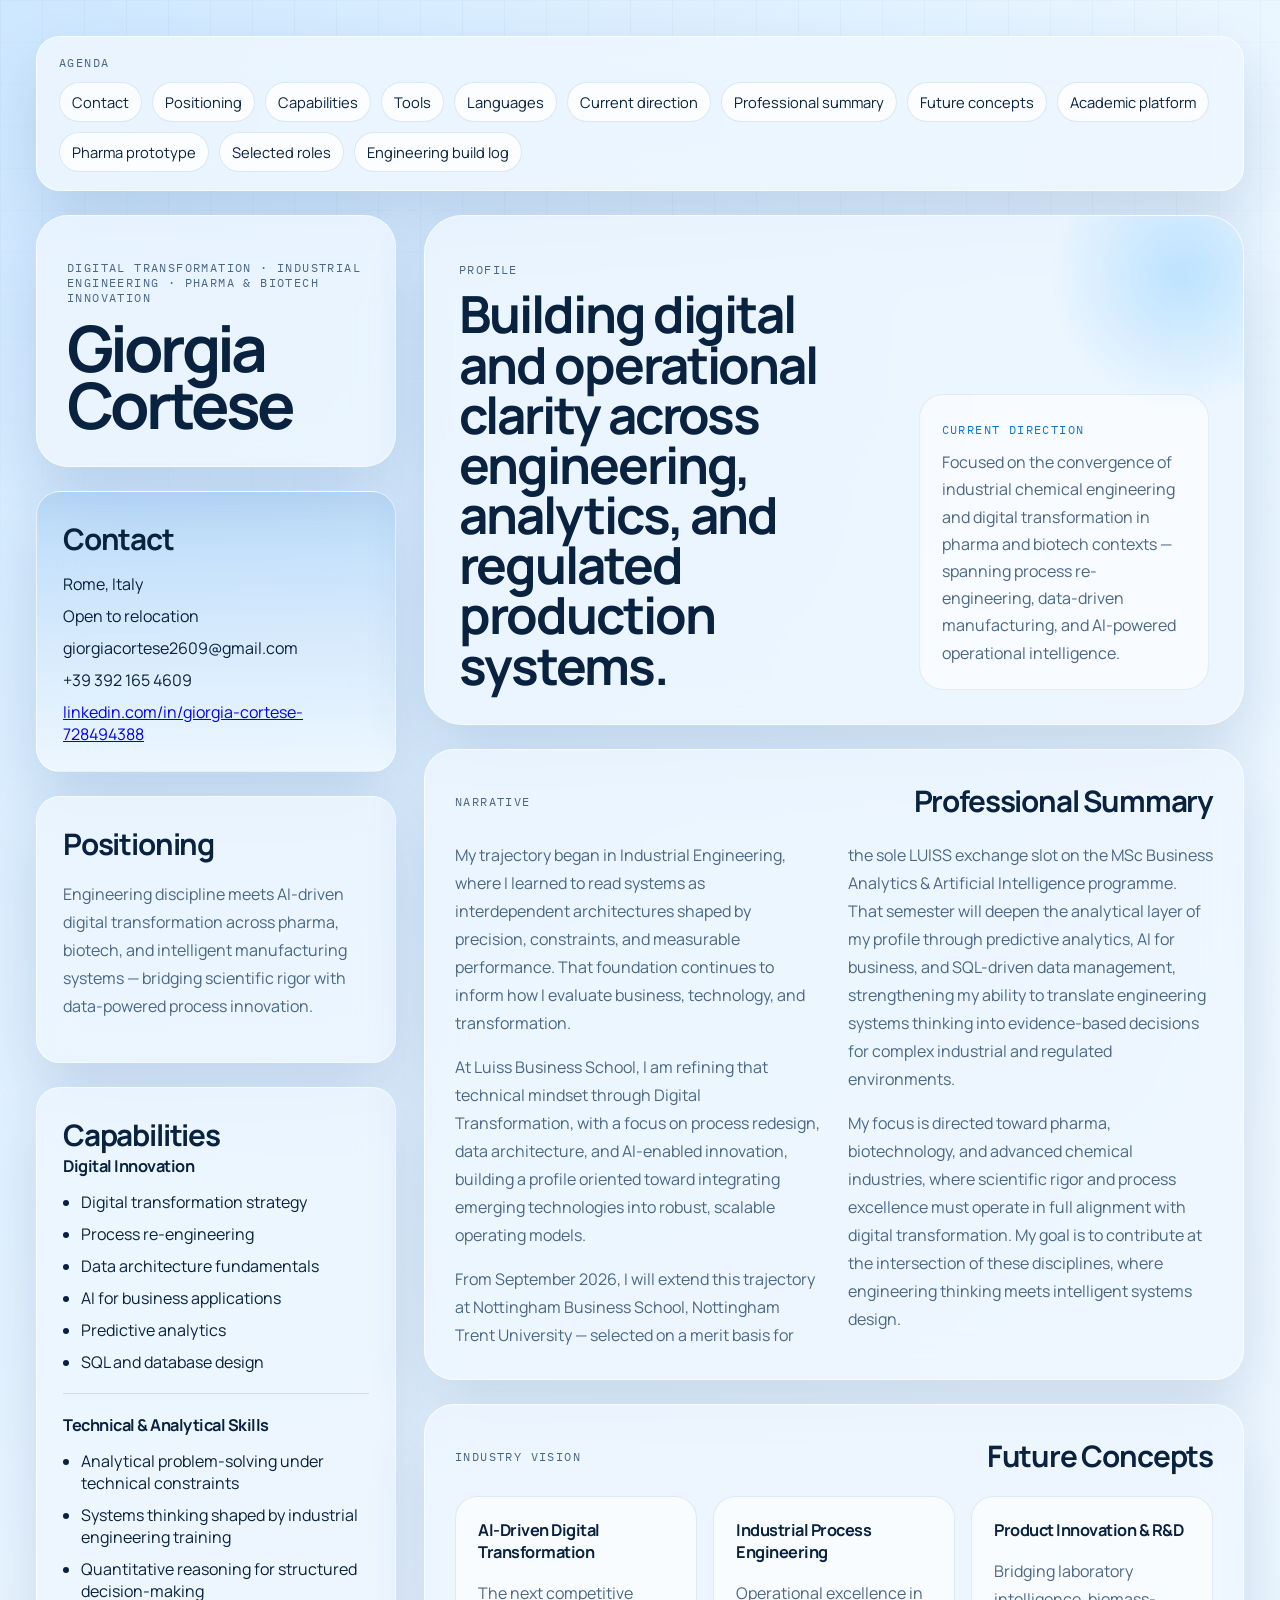
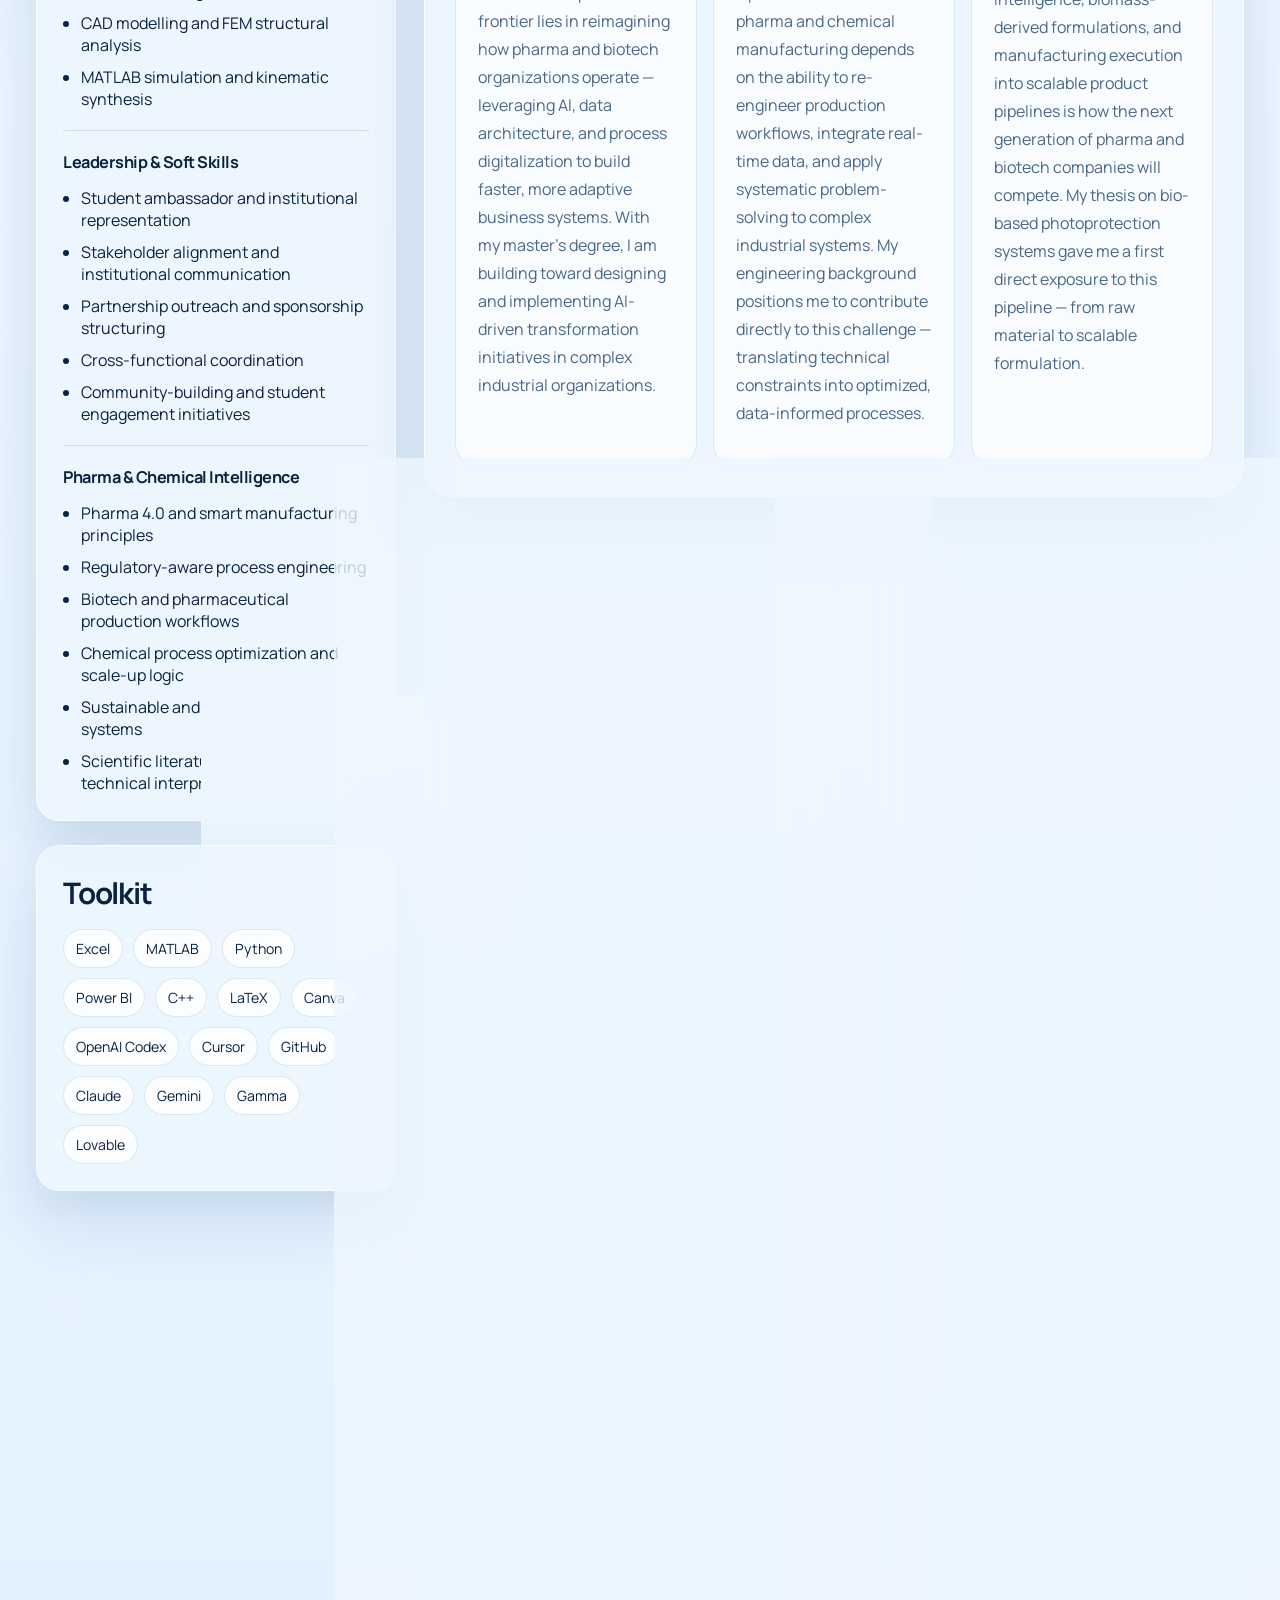
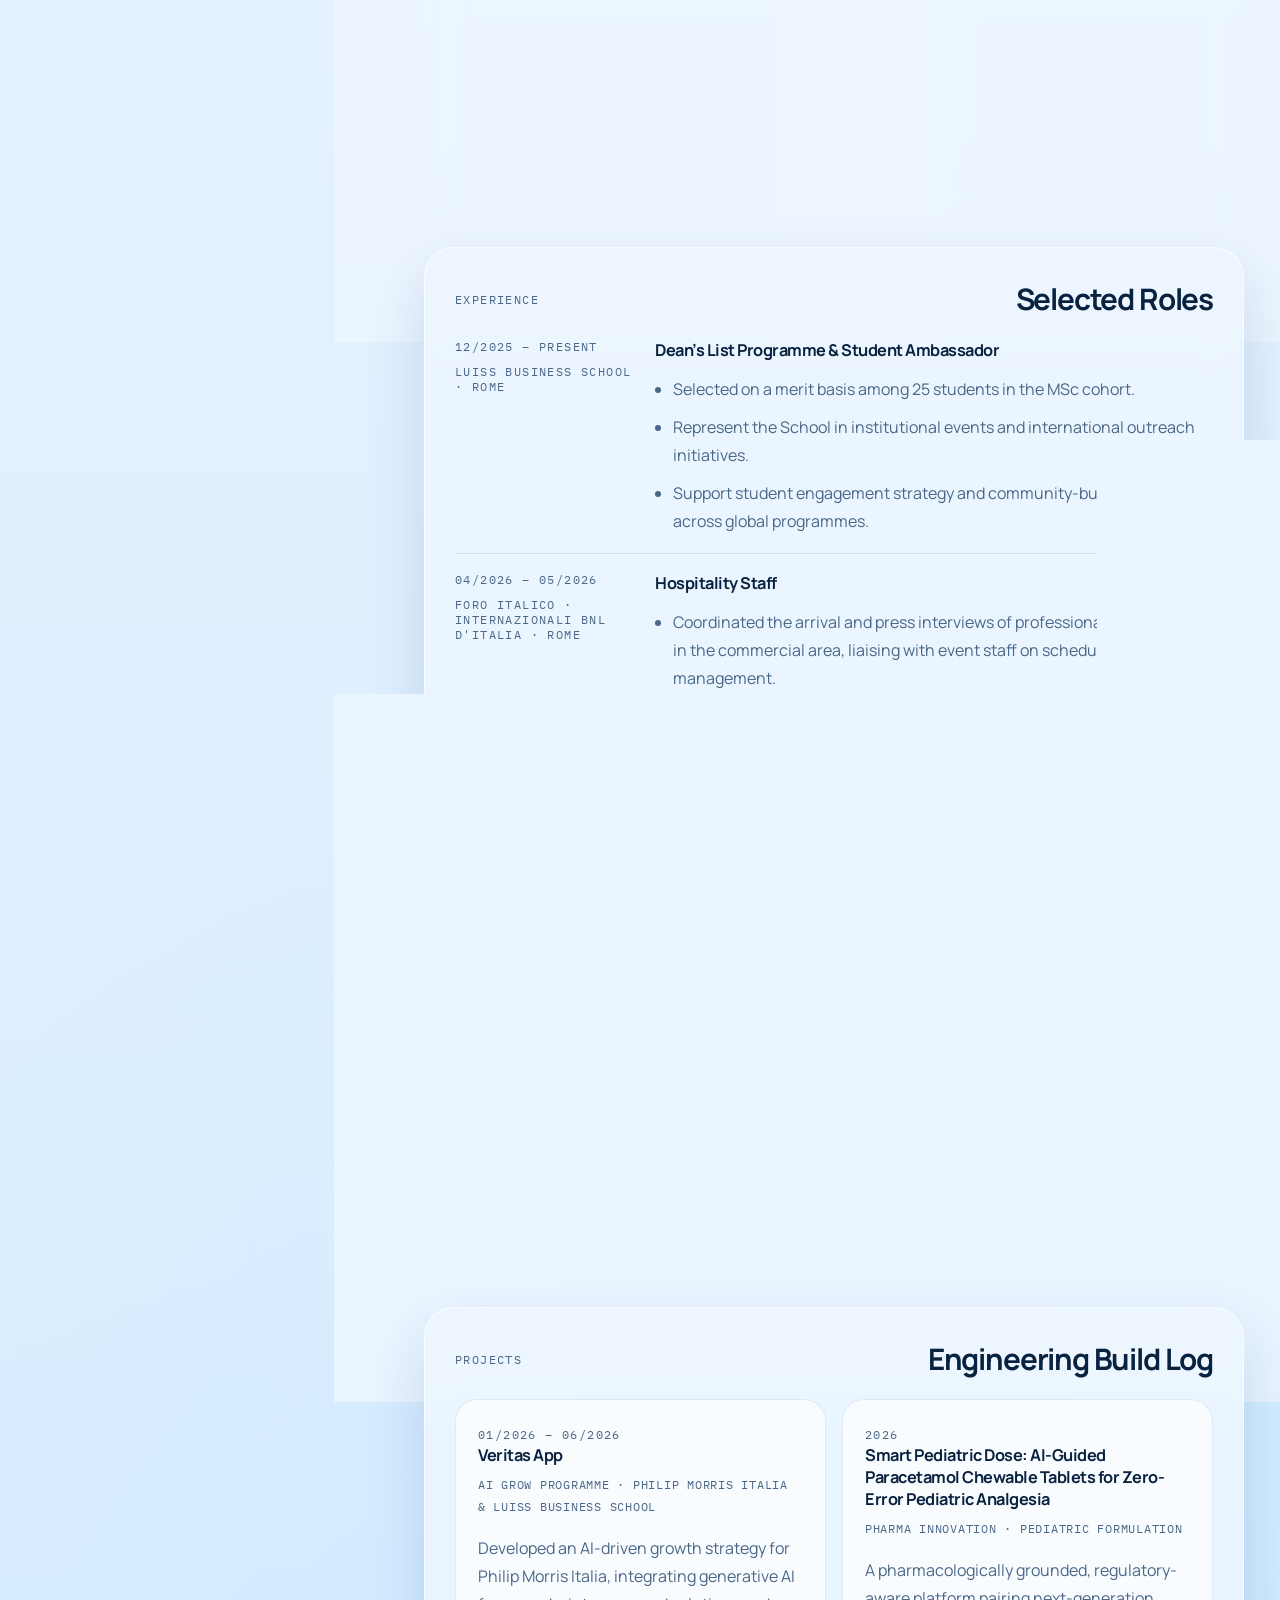
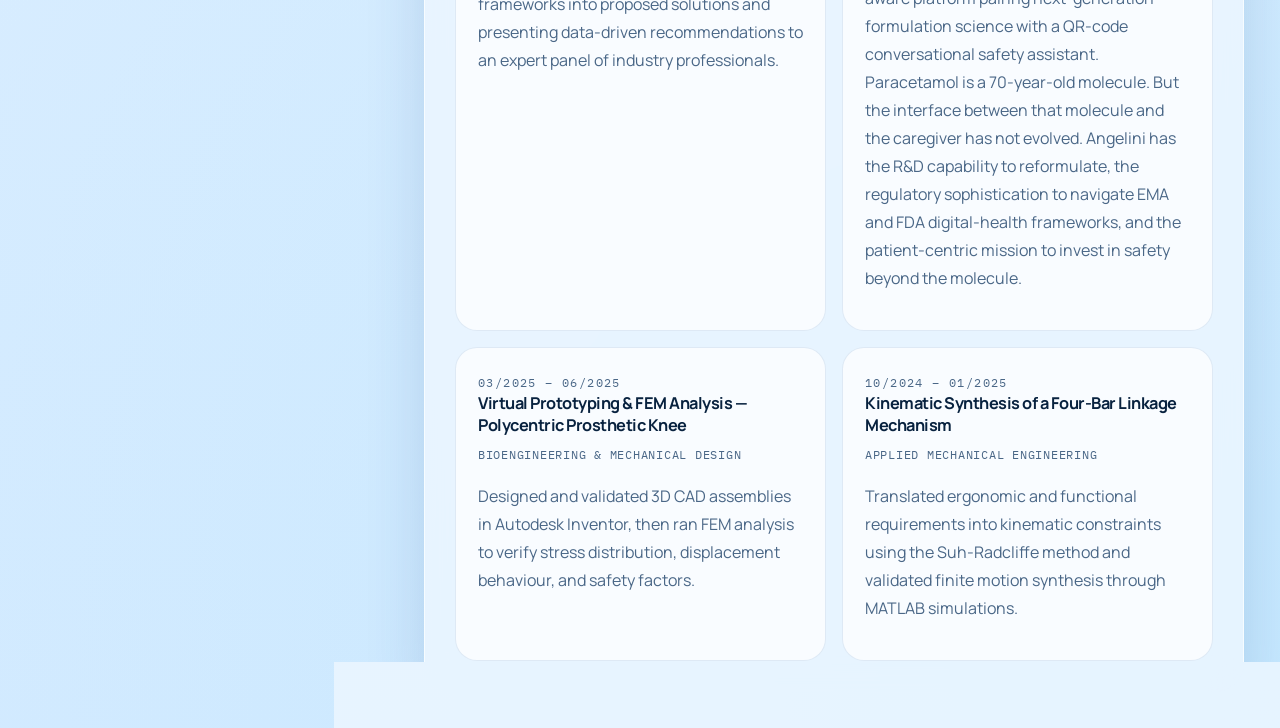
<file: index.html>
<!DOCTYPE html>
<html lang="en">
<head>
  <meta charset="UTF-8">
  <meta name="viewport" content="width=device-width, initial-scale=1.0">
  <meta name="description" content="Resume of Giorgia Cortese, focused on digital transformation, engineering systems, and pharma innovation.">
  <title>Giorgia Cortese | Resume</title>
  <link rel="preconnect" href="https://fonts.googleapis.com">
  <link rel="preconnect" href="https://fonts.gstatic.com" crossorigin>
  <link href="https://fonts.googleapis.com/css2?family=Manrope:wght@400;500;600;700;800&family=IBM+Plex+Mono:wght@400;500&display=swap" rel="stylesheet">
  <link rel="stylesheet" href="./assets/css/main.css">
</head>
<body>
  <div class="page-shell">
    <nav class="agenda-panel" aria-label="Page agenda">
      <p class="agenda-label">Agenda</p>
      <div class="agenda-links">
        <a href="#contact">Contact</a>
        <a href="#positioning">Positioning</a>
        <a href="#capabilities">Capabilities</a>
        <a href="#toolkit">Tools</a>
        <a href="#languages">Languages</a>
        <a href="#current-direction">Current direction</a>
        <a href="#professional-summary">Professional summary</a>
        <a href="#future-concepts">Future concepts</a>
        <a href="#academic-platform">Academic platform</a>
        <a href="#pharma-prototype">Pharma prototype</a>
        <a href="#selected-roles">Selected roles</a>
        <a href="#engineering-build-log">Engineering build log</a>
      </div>
    </nav>
    <div class="page-grid">
      <aside class="sidebar">
        <div class="identity-block">
          <p class="eyebrow">Digital Transformation · Industrial Engineering · Pharma &amp; Biotech Innovation</p>
          <h1>Giorgia Cortese</h1>
        </div>

        <section class="panel panel-accent" id="contact">
          <h2>Contact</h2>
          <ul class="meta-list">
            <li>Rome, Italy</li>
            <li>Open to relocation</li>
            <li>giorgiacortese2609@gmail.com</li>
            <li>+39 392 165 4609</li>
            <li><a href="https://www.linkedin.com/in/giorgia-cortese-728494388">linkedin.com/in/giorgia-cortese-728494388</a></li>
          </ul>
        </section>

        <section class="panel" id="positioning">
          <h2>Positioning</h2>
          <p>
            Engineering discipline meets AI-driven digital transformation across pharma, biotech, and intelligent manufacturing systems — bridging scientific rigor with data-powered process innovation.
          </p>
        </section>

        <section class="panel" id="capabilities">
          <h2>Capabilities</h2>
          <div class="skill-group">
            <h3>Digital Innovation</h3>
            <ul>
              <li>Digital transformation strategy</li>
              <li>Process re-engineering</li>
              <li>Data architecture fundamentals</li>
              <li>AI for business applications</li>
              <li>Predictive analytics</li>
              <li>SQL and database design</li>
            </ul>
          </div>
          <div class="skill-group">
            <h3>Technical &amp; Analytical Skills</h3>
            <ul>
              <li>Analytical problem-solving under technical constraints</li>
              <li>Systems thinking shaped by industrial engineering training</li>
              <li>Quantitative reasoning for structured decision-making</li>
              <li>CAD modelling and FEM structural analysis</li>
              <li>MATLAB simulation and kinematic synthesis</li>
            </ul>
          </div>
          <div class="skill-group">
            <h3>Leadership &amp; Soft Skills</h3>
            <ul>
              <li>Student ambassador and institutional representation</li>
              <li>Stakeholder alignment and institutional communication</li>
              <li>Partnership outreach and sponsorship structuring</li>
              <li>Cross-functional coordination</li>
              <li>Community-building and student engagement initiatives</li>
            </ul>
          </div>
          <div class="skill-group">
            <h3>Pharma & Chemical Intelligence</h3>
            <ul>
              <li>Pharma 4.0 and smart manufacturing principles</li>
              <li>Regulatory-aware process engineering</li>
              <li>Biotech and pharmaceutical production workflows</li>
              <li>Chemical process optimization and scale-up logic</li>
              <li>Sustainable and bio-based production systems</li>
              <li>Scientific literature analysis and technical interpretation</li>
            </ul>
          </div>
        </section>

        <section class="panel" id="toolkit">
          <h2>Toolkit</h2>
          <div class="tag-cloud">
            <span>Excel</span>
            <span>MATLAB</span>
            <span>Python</span>
            <span>Power BI</span>
            <span>C++</span>
            <span>LaTeX</span>
            <span>Canva</span>
            <span>OpenAI Codex</span>
            <span>Cursor</span>
            <span>GitHub</span>
            <span>Claude</span>
            <span>Gemini</span>
            <span>Gamma</span>
            <span>Lovable</span>
          </div>
        </section>

        <section class="panel" id="languages">
          <h2>Languages</h2>
          <div class="tag-cloud">
            <span>Italian — native</span>
            <span>English — fluent</span>
            <span>Spanish — conversational</span>
          </div>
        </section>
      </aside>

      <main class="content">
        <section class="hero-card" id="current-direction">
          <div class="hero-copy">
            <p class="section-kicker">Profile</p>
            <h2>Building digital and operational clarity across engineering, analytics, and regulated production systems.</h2>
          </div>
          <div class="hero-note">
            <span class="note-label">Current direction</span>
            <p>
              Focused on the convergence of industrial chemical engineering and digital transformation in pharma and biotech contexts — spanning process re-engineering, data-driven manufacturing, and AI-powered operational intelligence.
            </p>
          </div>
        </section>

        <section class="content-section" id="professional-summary">
          <div class="section-heading">
            <p class="section-kicker">Narrative</p>
            <h2>Professional Summary</h2>
          </div>
          <div class="prose-block">
            <p>
              My trajectory began in Industrial Engineering, where I learned to read systems as interdependent architectures shaped by precision, constraints, and measurable performance. That foundation continues to inform how I evaluate business, technology, and transformation.
            </p>
            <p>
              At Luiss Business School, I am refining that technical mindset through Digital Transformation, with a focus on process redesign, data architecture, and AI-enabled innovation, building a profile oriented toward integrating emerging technologies into robust, scalable operating models.
            </p>
            <p>
              From September 2026, I will extend this trajectory at Nottingham Business School, Nottingham Trent University — selected on a merit basis for the sole LUISS exchange slot on the MSc Business Analytics &amp; Artificial Intelligence programme. That semester will deepen the analytical layer of my profile through predictive analytics, AI for business, and SQL-driven data management, strengthening my ability to translate engineering systems thinking into evidence-based decisions for complex industrial and regulated environments.
            </p>
            <p>
              My focus is directed toward pharma, biotechnology, and advanced chemical industries, where scientific rigor and process excellence must operate in full alignment with digital transformation. My goal is to contribute at the intersection of these disciplines, where engineering thinking meets intelligent systems design.
            </p>
          </div>
        </section>

        <section class="content-section" id="future-concepts">
          <div class="section-heading">
            <p class="section-kicker">Industry Vision</p>
            <h2>Future Concepts</h2>
          </div>
          <div class="vision-grid">
            <article class="vision-card">
              <h3>AI-Driven Digital Transformation</h3>
              <p>The next competitive frontier lies in reimagining how pharma and biotech organizations operate — leveraging AI, data architecture, and process digitalization to build faster, more adaptive business systems. With my master's degree, I am building toward designing and implementing AI-driven transformation initiatives in complex industrial organizations.</p>
            </article>
            <article class="vision-card">
              <h3>Industrial Process Engineering</h3>
              <p>Operational excellence in pharma and chemical manufacturing depends on the ability to re-engineer production workflows, integrate real-time data, and apply systematic problem-solving to complex industrial systems. My engineering background positions me to contribute directly to this challenge — translating technical constraints into optimized, data-informed processes.</p>
            </article>
            <article class="vision-card">
              <h3>Product Innovation &amp; R&amp;D</h3>
              <p>Bridging laboratory intelligence, biomass-derived formulations, and manufacturing execution into scalable product pipelines is how the next generation of pharma and biotech companies will compete. My thesis on bio-based photoprotection systems gave me a first direct exposure to this pipeline — from raw material to scalable formulation.</p>
            </article>
          </div>
        </section>

        <section class="split-section">
          <div class="content-section" id="academic-platform">
            <div class="section-heading">
              <p class="section-kicker">Education</p>
              <h2>Academic Platform</h2>
            </div>
            <div class="stack-list">
              <article class="stack-item">
                <span class="stack-period">09/2026 – 12/2026</span>
                <h3>MSc Business Analytics & Artificial Intelligence — Exchange Programme</h3>
                <p class="stack-place">Nottingham Business School, Nottingham Trent University</p>
                <p>Merit-based selection as the only available LUISS exchange slot, focused on analytics, AI for business, predictive analytics, and SQL-driven data management.</p>
              </article>
              <article class="stack-item">
                <span class="stack-period">09/2025 – 06/2026</span>
                <h3>MSc Digital Transformation — Major in Digital Innovation</h3>
                <p class="stack-place">Luiss Business School</p>
                <p>Core areas: Re-engineering operational processes, Data Architecture &amp; IT stack structures, Digital product/solution development, Technology landscape and major trends, AI: re-designing processes and go-to-market, New regulatory and legislative framework, Digital transformation.</p>
              </article>
              <article class="stack-item">
                <span class="stack-period">10/2022 – 10/2025</span>
                <h3>BSc Industrial Engineering — Major in Chemical Engineering</h3>
                <p class="stack-place">Università Campus Bio-Medico di Roma</p>
                <p>Core exams included Transport Phenomena, Introduction to Sustainable Process Engineering, Solid and Structural Mechanics, and Fundamentals in Computer Science. Thesis on photoprotective creams, mapping industrial processes from biomass to sunscreens with Caudalie and ISDIN as case studies. Student selected for mentorship programme, merit based.</p>
              </article>
            </div>
          </div>

          <div class="content-section" id="pharma-prototype">
            <div class="section-heading">
              <p class="section-kicker">Flagship Work</p>
              <h2>Pharma Prototype</h2>
            </div>
            <article class="feature-card">
              <div class="feature-meta">
                <span>2025</span>
                <span>Università Campus Bio-Medico di Roma</span>
              </div>
              <h3>Bio-Based Photoprotection Systems</h3>
              <ul>
                <li>Engineered a full-spectrum analysis of photoprotective formulations across chemical engineering, biotechnology, and cosmetic science.</li>
                <li>Mapped industrial processes from biomass extraction to final sunscreen formulation.</li>
                <li>Compared Caudalie and ISDIN to identify dual innovation pathways in the sector.</li>
                <li>Evaluated green extraction technologies and their scalability potential.</li>
                <li>Positioned hybrid high-performance and eco-sustainable solutions as the next innovation frontier.</li>
              </ul>
            </article>
          </div>
        </section>

        <section class="content-section" id="selected-roles">
          <div class="section-heading">
            <p class="section-kicker">Experience</p>
            <h2>Selected Roles</h2>
          </div>
          <div class="timeline">
            <article class="timeline-item">
              <div class="timeline-meta">
                <span>12/2025 – Present</span>
                <span>Luiss Business School · Rome</span>
              </div>
              <div class="timeline-body">
                <h3>Dean’s List Programme & Student Ambassador</h3>
                <ul>
                  <li>Selected on a merit basis among 25 students in the MSc cohort.</li>
                  <li>Represent the School in institutional events and international outreach initiatives.</li>
                  <li>Support student engagement strategy and community-building initiatives across global programmes.</li>
                </ul>
              </div>
            </article>

            <article class="timeline-item">
              <div class="timeline-meta">
                <span>04/2026 – 05/2026</span>
                <span>Foro Italico · Internazionali BNL d'Italia · Rome</span>
              </div>
              <div class="timeline-body">
                <h3>Hospitality Staff</h3>
                <ul>
                  <li>Coordinated the arrival and press interviews of professional tennis players in the commercial area, liaising with event staff on scheduling and player management.</li>
                  <li>Assisted guests across exclusive BNL hospitality areas, ensuring protocol compliance and a high-standard guest experience.</li>
                </ul>
              </div>
            </article>

            <article class="timeline-item">
              <div class="timeline-meta">
                <span>12/2025 – 04/2026</span>
                <span>Luiss Women In Business · Rome</span>
              </div>
              <div class="timeline-body">
                <h3>Sponsorship & Partnerships Manager</h3>
                <ul>
                  <li>Drove outreach to corporate partners and startups to secure sponsorship opportunities.</li>
                  <li>Supported negotiation workflows and structured partnership proposals.</li>
                  <li>Worked at the intersection of relationship management, brand value articulation, and event operations.</li>
                </ul>
              </div>
            </article>

            <article class="timeline-item">
              <div class="timeline-meta">
                <span>11/2025 – 02/2026</span>
                <span>Luiss Women In Business · Rome</span>
              </div>
              <div class="timeline-body">
                <h3>Marketing Specialist</h3>
                <ul>
                  <li>Translated campaign concepts into structured visual assets aligned with brand positioning.</li>
                  <li>Contributed to content planning, visual storytelling strategy, and message coherence.</li>
                  <li>Helped shape a cleaner and more premium-facing communication system.</li>
                </ul>
              </div>
            </article>
          </div>
        </section>

        <section class="content-section" id="engineering-build-log">
          <div class="section-heading">
            <p class="section-kicker">Projects</p>
            <h2>Engineering Build Log</h2>
          </div>
          <div class="project-grid">
            <article class="project-card">
              <span class="project-period">01/2026 – 06/2026</span>
              <h3>Veritas App</h3>
              <p class="project-context">AI Grow Programme · Philip Morris Italia &amp; Luiss Business School</p>
              <p>Developed an AI-driven growth strategy for Philip Morris Italia, integrating generative AI frameworks into proposed solutions and presenting data-driven recommendations to an expert panel of industry professionals.</p>
            </article>
            <article class="project-card">
              <span class="project-period">2026</span>
              <h3>Smart Pediatric Dose: AI-Guided Paracetamol Chewable Tablets for Zero-Error Pediatric Analgesia</h3>
              <p class="project-context">Pharma Innovation · Pediatric Formulation</p>
              <p>A pharmacologically grounded, regulatory-aware platform pairing next-generation formulation science with a QR-code conversational safety assistant. Paracetamol is a 70-year-old molecule. But the interface between that molecule and the caregiver has not evolved. Angelini has the R&amp;D capability to reformulate, the regulatory sophistication to navigate EMA and FDA digital-health frameworks, and the patient-centric mission to invest in safety beyond the molecule.</p>
            </article>
            <article class="project-card">
              <span class="project-period">03/2025 – 06/2025</span>
              <h3>Virtual Prototyping & FEM Analysis — Polycentric Prosthetic Knee</h3>
              <p class="project-context">Bioengineering & Mechanical Design</p>
              <p>Designed and validated 3D CAD assemblies in Autodesk Inventor, then ran FEM analysis to verify stress distribution, displacement behaviour, and safety factors.</p>
            </article>
            <article class="project-card">
              <span class="project-period">10/2024 – 01/2025</span>
              <h3>Kinematic Synthesis of a Four-Bar Linkage Mechanism</h3>
              <p class="project-context">Applied Mechanical Engineering</p>
              <p>Translated ergonomic and functional requirements into kinematic constraints using the Suh-Radcliffe method and validated finite motion synthesis through MATLAB simulations.</p>
            </article>
          </div>
        </section>
      </main>
    </div>
  </div>
</body>
</html>
</file>
<file: assets/css/main.css>
:root {
  --bg: #d8ebff;
  --paper: #eef7ff;
  --paper-strong: #f9fcff;
  --ink: #08223f;
  --muted: #4a6787;
  --line: rgba(8, 34, 63, 0.12);
  --accent: #0f76d8;
  --accent-soft: rgba(15, 118, 216, 0.12);
  --shadow: 0 28px 60px rgba(25, 71, 128, 0.16);
  --radius-xl: 32px;
  --radius-lg: 24px;
  --radius-md: 18px;
}

* {
  box-sizing: border-box;
}

html {
  font-size: 16px;
  scroll-behavior: smooth;
}

body {
  margin: 0;
  min-height: 100dvh;
  font-family: "Manrope", sans-serif;
  color: var(--ink);
  background:
    radial-gradient(circle at top left, rgba(71, 163, 255, 0.22), transparent 30%),
    radial-gradient(circle at bottom right, rgba(143, 223, 255, 0.26), transparent 34%),
    linear-gradient(180deg, #f4fbff 0%, var(--bg) 100%);
}

body::before {
  content: "";
  position: fixed;
  inset: 0;
  pointer-events: none;
  background-image: linear-gradient(rgba(23, 23, 23, 0.025) 1px, transparent 1px),
    linear-gradient(90deg, rgba(23, 61, 102, 0.05) 1px, transparent 1px);
  background-size: 42px 42px;
  mask-image: linear-gradient(180deg, rgba(0, 0, 0, 0.65), transparent 85%);
}

.page-shell {
  padding: 36px;
}

.agenda-panel {
  max-width: 1440px;
  margin: 0 auto 24px;
  padding: 18px 22px;
  border-radius: 24px;
  background: rgba(238, 247, 255, 0.82);
  border: 1px solid rgba(255, 255, 255, 0.62);
  box-shadow: var(--shadow);
  backdrop-filter: blur(18px);
}

.agenda-label {
  margin: 0 0 12px;
  font-family: "IBM Plex Mono", monospace;
  font-size: 0.73rem;
  letter-spacing: 0.12em;
  text-transform: uppercase;
  color: var(--muted);
}

.agenda-links {
  display: flex;
  flex-wrap: wrap;
  gap: 10px;
}

.agenda-links a {
  padding: 9px 12px;
  border-radius: 999px;
  background: rgba(255, 255, 255, 0.78);
  border: 1px solid rgba(28, 99, 172, 0.14);
  color: var(--ink);
  font-size: 0.92rem;
  text-decoration: none;
}

.agenda-links a:hover {
  background: rgba(214, 238, 255, 0.95);
}

.page-grid {
  max-width: 1440px;
  margin: 0 auto;
  display: grid;
  grid-template-columns: minmax(300px, 360px) minmax(0, 1fr);
  gap: 28px;
  align-items: start;
}

.sidebar,
.content {
  display: grid;
  gap: 24px;
}

.sidebar {
  position: sticky;
  top: 28px;
}

.identity-block,
.panel,
.hero-card,
.content-section {
  background: rgba(238, 247, 255, 0.8);
  backdrop-filter: blur(18px);
  border: 1px solid rgba(255, 255, 255, 0.62);
  box-shadow: var(--shadow);
}

.identity-block {
  padding: 32px 30px;
  border-radius: var(--radius-xl);
}

.identity-block h1 {
  margin: 14px 0 0;
  font-size: clamp(3rem, 5vw, 4.8rem);
  line-height: 0.9;
  letter-spacing: -0.06em;
  max-width: 6ch;
}

.eyebrow,
.section-kicker,
.note-label,
.stack-period,
.project-period,
.timeline-meta,
.feature-meta {
  font-family: "IBM Plex Mono", monospace;
  font-size: 0.73rem;
  letter-spacing: 0.12em;
  text-transform: uppercase;
}

.eyebrow,
.section-kicker,
.timeline-meta,
.feature-meta,
.stack-period,
.project-period {
  color: var(--muted);
}

.intro {
  margin: 18px 0 0;
  font-size: 1rem;
  line-height: 1.8;
  color: var(--muted);
}

.panel {
  padding: 26px;
  border-radius: var(--radius-lg);
}

.panel-accent {
  background: linear-gradient(180deg, rgba(15, 118, 216, 0.14), rgba(238, 247, 255, 0.9));
}

.panel h2,
.section-heading h2,
.hero-copy h2 {
  margin: 0;
  font-size: 1.85rem;
  letter-spacing: -0.04em;
}

.panel p,
.stack-item p,
.project-card p,
.vision-card p,
.feature-card li,
.timeline-body li,
.prose-block p {
  color: var(--muted);
  line-height: 1.75;
}

.meta-list,
.skill-group ul,
.timeline-body ul,
.feature-card ul {
  margin: 14px 0 0;
  padding-left: 18px;
}

.meta-list {
  padding-left: 0;
  list-style: none;
}

.meta-list li + li,
.skill-group li + li,
.timeline-body li + li,
.feature-card li + li {
  margin-top: 10px;
}

.skill-group + .skill-group {
  margin-top: 20px;
  padding-top: 20px;
  border-top: 1px solid var(--line);
}

.skill-group h3,
.timeline-body h3,
.feature-card h3,
.stack-item h3,
.project-card h3,
.vision-card h3 {
  margin: 0;
  font-size: 1.02rem;
  letter-spacing: -0.03em;
}

.tag-cloud {
  display: flex;
  flex-wrap: wrap;
  gap: 10px;
  margin-top: 16px;
}

.tag-cloud span {
  padding: 9px 12px;
  border-radius: 999px;
  background: rgba(255, 255, 255, 0.78);
  border: 1px solid rgba(28, 99, 172, 0.14);
  font-size: 0.88rem;
}

.hero-card {
  padding: 34px;
  border-radius: 38px;
  display: grid;
  grid-template-columns: 1.2fr 0.8fr;
  gap: 24px;
  overflow: hidden;
  position: relative;
}

.hero-card::after {
  content: "";
  position: absolute;
  width: 280px;
  height: 280px;
  right: -80px;
  top: -80px;
  border-radius: 50%;
  background: radial-gradient(circle, rgba(64, 175, 255, 0.28), transparent 68%);
}

.hero-copy h2 {
  margin-top: 10px;
  font-size: clamp(2.2rem, 4vw, 3.7rem);
  line-height: 0.98;
  max-width: 12ch;
}

.hero-note {
  align-self: end;
  padding: 22px;
  border-radius: 24px;
  background: rgba(249, 252, 255, 0.84);
  border: 1px solid rgba(27, 98, 170, 0.1);
}

.note-label {
  color: var(--accent);
}

.hero-note p {
  margin: 10px 0 0;
  line-height: 1.7;
  color: var(--muted);
}

.content-section {
  padding: 30px;
  border-radius: 30px;
}

.section-heading {
  display: flex;
  align-items: end;
  justify-content: space-between;
  gap: 12px;
  margin-bottom: 20px;
}

.prose-block {
  columns: 2;
  column-gap: 28px;
}

.prose-block p {
  margin: 0 0 16px;
}

.timeline {
  display: grid;
  gap: 18px;
}

.timeline-item {
  display: grid;
  grid-template-columns: 180px minmax(0, 1fr);
  gap: 20px;
  padding-top: 18px;
  border-top: 1px solid var(--line);
}

.timeline-item:first-child {
  padding-top: 0;
  border-top: 0;
}

.timeline-meta {
  display: grid;
  gap: 10px;
  align-content: start;
}

.split-section {
  display: grid;
  grid-template-columns: 1.05fr 0.95fr;
  gap: 24px;
}

.feature-card,
.stack-item,
.project-card,
.vision-card {
  background: var(--paper-strong);
  border: 1px solid rgba(28, 99, 172, 0.12);
}

.feature-card {
  padding: 24px;
  border-radius: 24px;
}

.feature-meta {
  display: flex;
  justify-content: space-between;
  gap: 12px;
  flex-wrap: wrap;
}

.feature-card h3 {
  margin-top: 12px;
  font-size: 1.3rem;
}

.stack-list {
  display: grid;
  gap: 16px;
}

.stack-item {
  padding: 20px;
  border-radius: 22px;
}

.stack-place,
.project-context {
  margin-top: 8px;
  font-family: "IBM Plex Mono", monospace;
  font-size: 0.78rem;
  letter-spacing: 0.06em;
  text-transform: uppercase;
  color: var(--accent);
}

.project-grid,
.vision-grid {
  display: grid;
  gap: 16px;
}

.project-grid {
  grid-template-columns: repeat(2, minmax(0, 1fr));
}

.vision-grid {
  grid-template-columns: repeat(3, minmax(0, 1fr));
}

.project-card,
.vision-card {
  padding: 22px;
  border-radius: 22px;
}

@media (max-width: 1120px) {
  .page-grid,
  .split-section,
  .hero-card,
  .vision-grid,
  .project-grid {
    grid-template-columns: 1fr;
  }

  .sidebar {
    position: static;
  }

  .prose-block {
    columns: 1;
  }
}

@media (max-width: 720px) {
  .page-shell {
    padding: 16px;
  }

  .identity-block,
  .agenda-panel,
  .panel,
  .hero-card,
  .content-section {
    padding: 22px;
    border-radius: 24px;
  }

  .timeline-item {
    grid-template-columns: 1fr;
  }

  .identity-block h1,
  .hero-copy h2 {
    max-width: none;
  }

  .agenda-links {
    gap: 8px;
  }

  .agenda-links a {
    font-size: 0.85rem;
  }
}

@media print {
  body {
    background: #ffffff;
  }

  body::before {
    display: none;
  }

  .page-shell {
    padding: 0;
  }

  .page-grid {
    max-width: none;
    gap: 14px;
    grid-template-columns: 300px 1fr;
  }

  .identity-block,
  .panel,
  .hero-card,
  .content-section,
  .feature-card,
  .stack-item,
  .project-card,
  .vision-card {
    box-shadow: none;
    background: #ffffff;
  }
}
</file>
